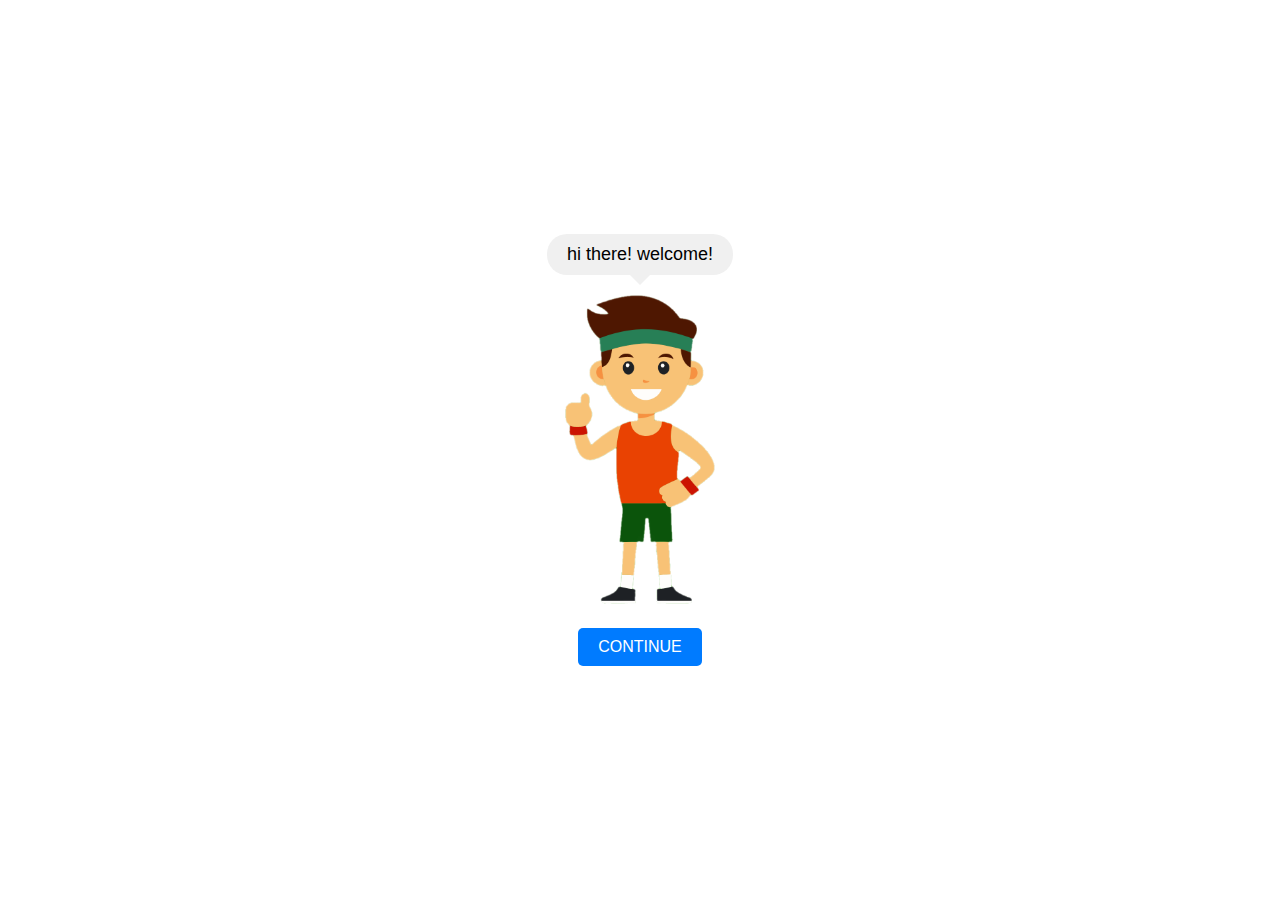
<file: index.html>
<!DOCTYPE html>
<html lang="en">
<head>
    <meta charset="UTF-8">
    <meta name="viewport" content="width=device-width, initial-scale=1.0">
    <title>Welcome Page</title>
    <link rel="stylesheet" href="style.css">
</head>
<body>

    <div class="container">
      <div class="speech-bubble">
        <p>hi there! welcome!</p>
    </div>
        <div class="character">
            <img src="Clipped_image_20240905_003116.png" alt="Character">
        </div>
        
        <div class="button-container">
          <a href="login.html"> <button class="continue-button">CONTINUE</button> </a>
            
        </div>
    </div>
</body>
</html>
</file>
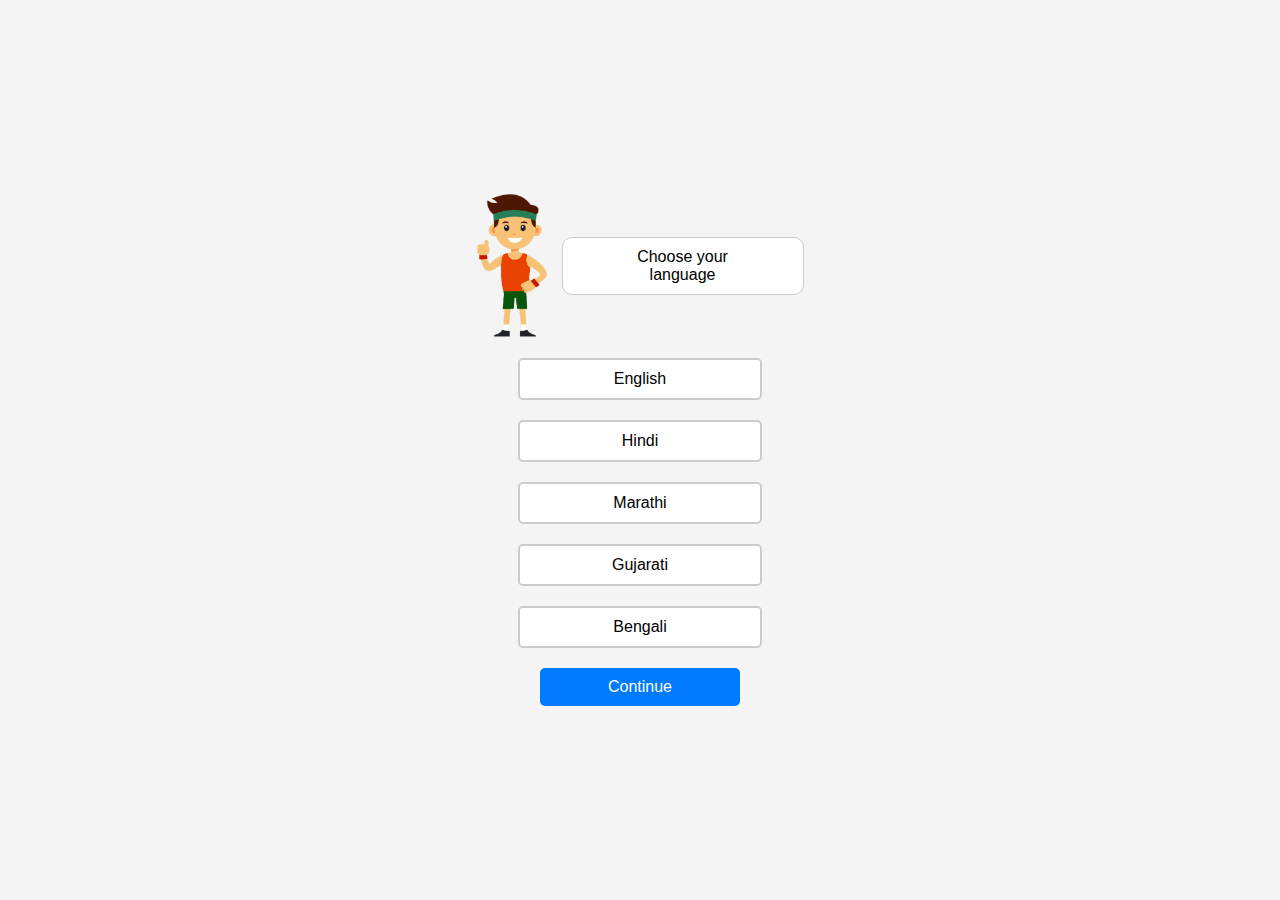
<file: language.html>
<!DOCTYPE html>
<html lang="en">
<head>
    <meta charset="UTF-8">
    <meta name="viewport" content="width=device-width, initial-scale=1.0">
    <title>Language Selection</title>
    <link rel="stylesheet" href="language.css">
</head>
<body>
    <div class="container">
        <div class="header">
            <img src="Clipped_image_20240905_003116.png" alt="Small Image" class="small-image">
            <div class="question-box">
                <p class="question">Choose your <br>language</p>
            </div>
        </div>
        <div class="language-section">
            <div class="language-box" onclick="selectLanguage('English')">English</div>
            <div class="language-box" onclick="selectLanguage('Hindi')">Hindi</div>
            <div class="language-box" onclick="selectLanguage('Marathi')">Marathi</div>
            <div class="language-box" onclick="selectLanguage('Gujarati')">Gujarati</div>
            <div class="language-box" onclick="selectLanguage('Bengali')">Bengali</div>
        </div>
        <button class="continue-button">Continue</button>
    </div>
    <script src="language.js"></script>
</body>
</html>
</file>
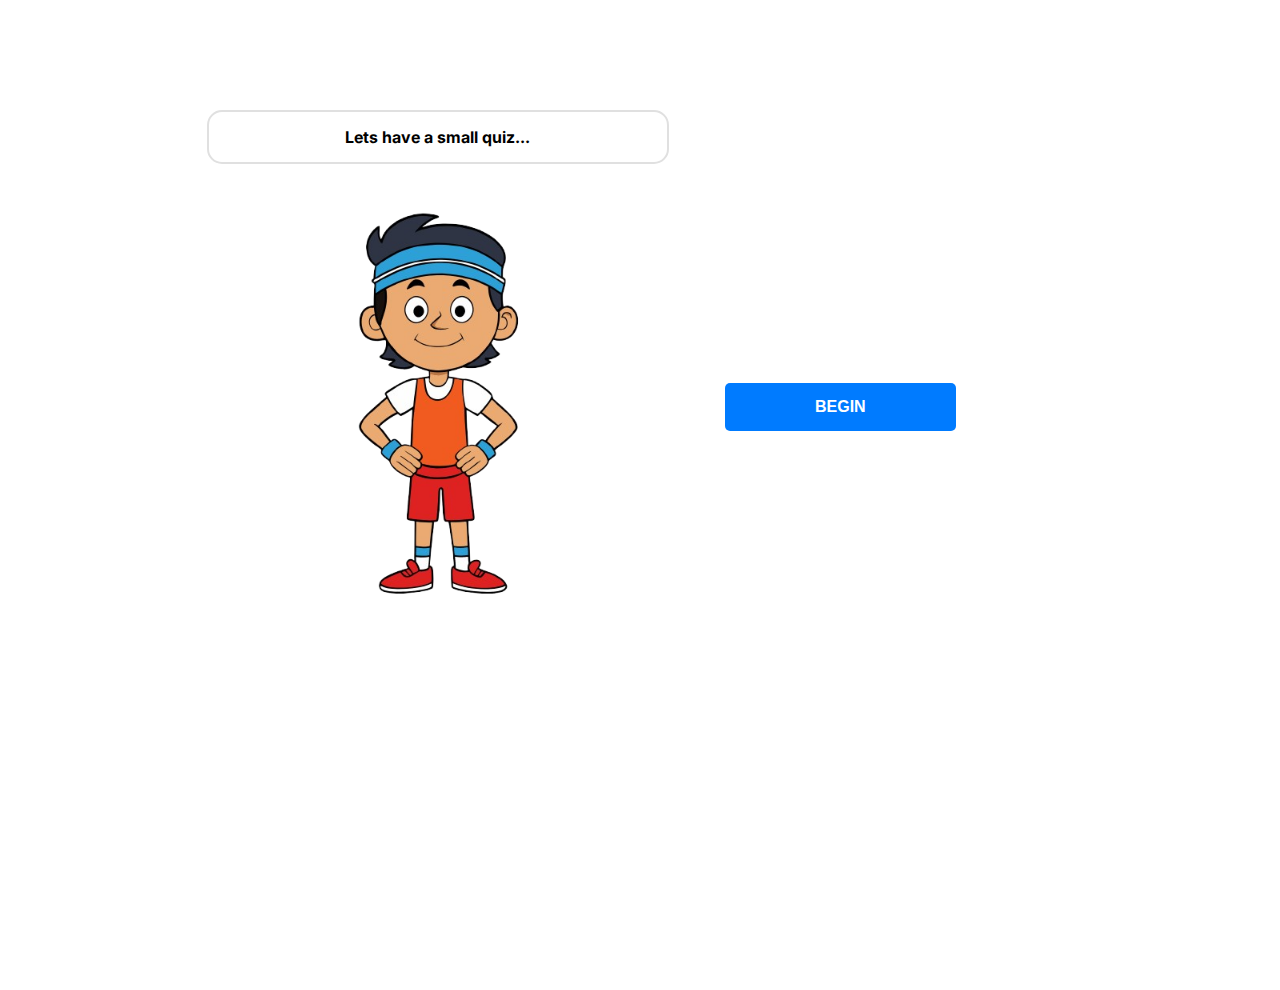
<file: letsLearn.html>
<!DOCTYPE html>
<html lang="en">
<head>
    <meta charset="UTF-8">
    <meta name="viewport" content="width=device-width, initial-scale=1.0">
    <link href="https://fonts.googleapis.com/css2?family=Inter:wght@400;700&display=swap" rel="stylesheet">
    <link rel="stylesheet" href="module.css">
    <title>Lets Learn</title>
</head>
<body>
  

    <div class="main-content" style = "margin-top: 90px;">
        <div class="left-section" style="margin-left: 150px;">
            <div class="above-image white-card">
                <b>Lets have a small quiz...</b>
            </div>
            <div class="image-section">
                <img src="images/1725474365901-removebg-preview.png" alt="Character Image" style="max-width: 80%; margin-top: 20px;">
            </div>
        </div>
        <div class="card-section"> 
            <a href="quiz.html">
            <button class="continue-button" id="continueButton" style="margin-right: 290px; margin-bottom: 60px;"><b>BEGIN</b></button>
        </a>
        </div>
    </div>

    <script>
        const urlParams = new URLSearchParams(window.location.search);
        const mode = urlParams.get('mode');

        if (mode === 'voice') {
            enableVoiceMode();
        }

        function readContent() {
            const content = document.querySelector('.main-content').innerText;
            const speech = new SpeechSynthesisUtterance(content);
            speech.lang = 'en-US';
            window.speechSynthesis.speak(speech);
        }

        function provideNavigationInstructions() {
            const instructions = "Say 'BEGIN' to move to the next page.";
            const speech = new SpeechSynthesisUtterance(instructions);
            speech.lang = 'en-US';
            window.speechSynthesis.speak(speech);
        }

        function enableVoiceMode() {
            readContent();
            provideNavigationInstructions();
            
            const recognition = new (window.SpeechRecognition || window.webkitSpeechRecognition)();
            recognition.lang = 'en-US';

            recognition.onresult = function(event) {
                const command = event.results[0][0].transcript.toLowerCase();
                handleVoiceCommand(command);
            };

            recognition.onend = () => {
                recognition.start(); // Automatically start listening again
            };

            recognition.start();
        }

        function handleVoiceCommand(command) {
            if (command.includes("begin")) {
                window.location.href = "quiz.html?mode=voice";
            } else {
                alert("Command not recognized. Please try again.");
            }
        }
    </script>
</body>
</html>
</file>
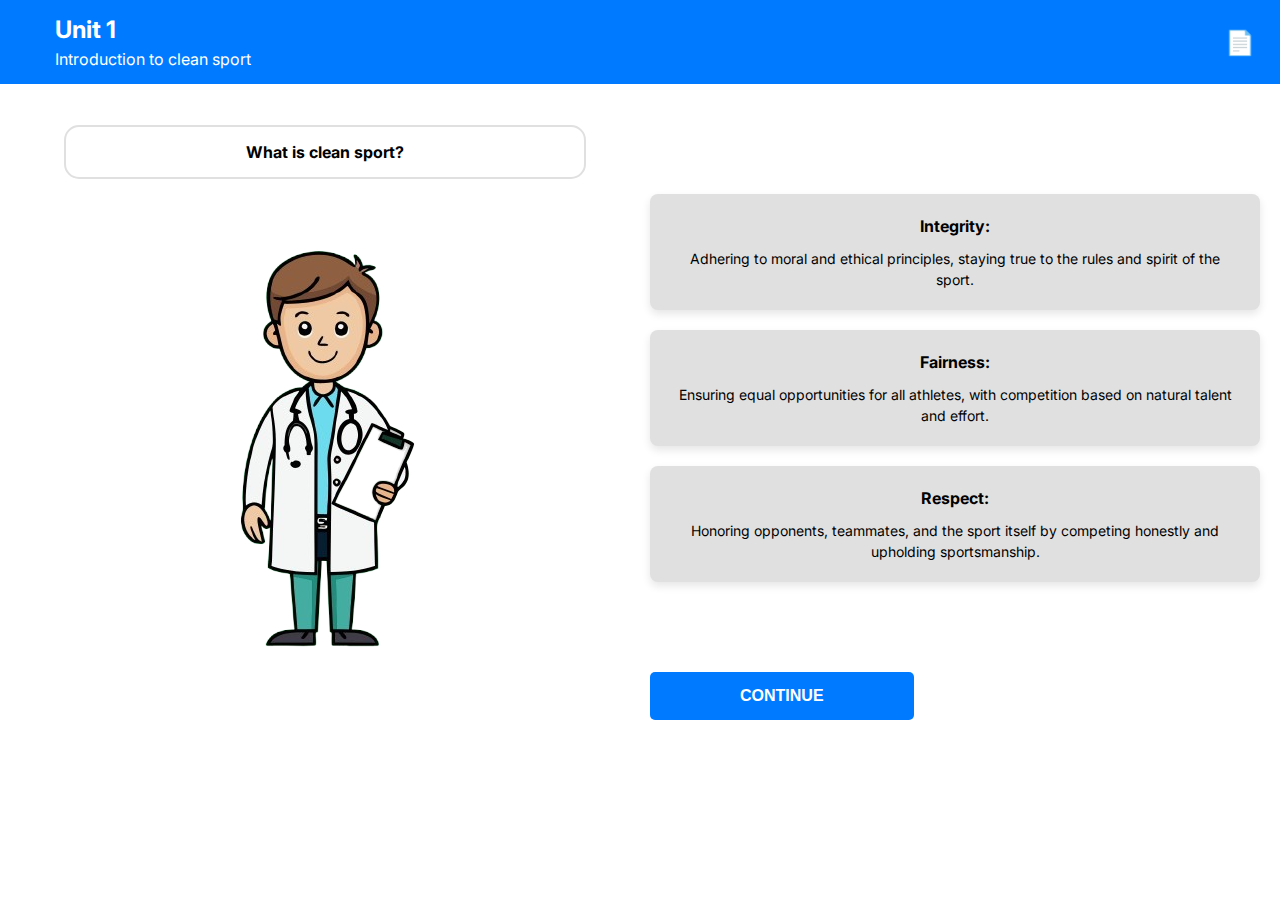
<file: module.html>
<!DOCTYPE html>
<html lang="en">
<head>
    <meta charset="UTF-8">
    <meta name="viewport" content="width=device-width, initial-scale=1.0">
    <link href="https://fonts.googleapis.com/css2?family=Inter:wght@400;700&display=swap" rel="stylesheet">
    <link rel="stylesheet" href="module.css">
    <title>Module</title>
</head>
<body>
    <div class="header">
        <div class="text">
            <div class="unit-number">Unit 1</div>
            <div class="unit-title">Introduction to clean sport</div>
        </div>
        <div class="icon">📄</div>
    </div>

    <div class="main-content">
        <div class="left-section">
            <div class="above-image white-card">
                <b>What is clean sport?</b>
            </div>
            <div class="image-section">
                <img src="images/1725412398249-removebg-preview.png" alt="Character Image">
            </div>
        </div>
        <div class="card-section">
            <div class="card">
                <p><b>Integrity:</b> Adhering to moral and ethical principles, staying true to the rules and spirit of the sport.</p>
            </div>
            <div class="card">
                <p><b>Fairness:</b> Ensuring equal opportunities for all athletes, with competition based on natural talent and effort.</p>
            </div>
            <div class="card">
                <p><b>Respect:</b> Honoring opponents, teammates, and the sport itself by competing honestly and upholding sportsmanship.</p>
            </div>
            <a href="module2.html">
            <button class="continue-button" id="continueButton"><b>CONTINUE</b></button>
        </a>
        </div>
    </div>

    <script>
        const urlParams = new URLSearchParams(window.location.search);
        const mode = urlParams.get('mode');

        if (mode === 'voice') {
            enableVoiceMode();
        }

        function readContent() {
            const content = document.querySelector('.main-content').innerText;
            const speech = new SpeechSynthesisUtterance(content);
            speech.lang = 'en-US';
            window.speechSynthesis.speak(speech);
        }

        function provideNavigationInstructions() {
            const instructions = "Say 'CONTINUE' to move to the next page.";
            const speech = new SpeechSynthesisUtterance(instructions);
            speech.lang = 'en-US';
            window.speechSynthesis.speak(speech);
        }

        function enableVoiceMode() {
            readContent();
            provideNavigationInstructions();
            
            const recognition = new (window.SpeechRecognition || window.webkitSpeechRecognition)();
            recognition.lang = 'en-US';

            recognition.onresult = function(event) {
                const command = event.results[0][0].transcript.toLowerCase();
                handleVoiceCommand(command);
            };

            recognition.onend = () => {
                recognition.start(); // Automatically start listening again
            };

            recognition.start();
        }

        function handleVoiceCommand(command) {
            if (command.includes("continue")) {
                window.location.href = "module2.html?mode=voice";
            } else {
                alert("Command not recognized. Please try again.");
            }
        }
    </script>
</body>
</html>
</file>
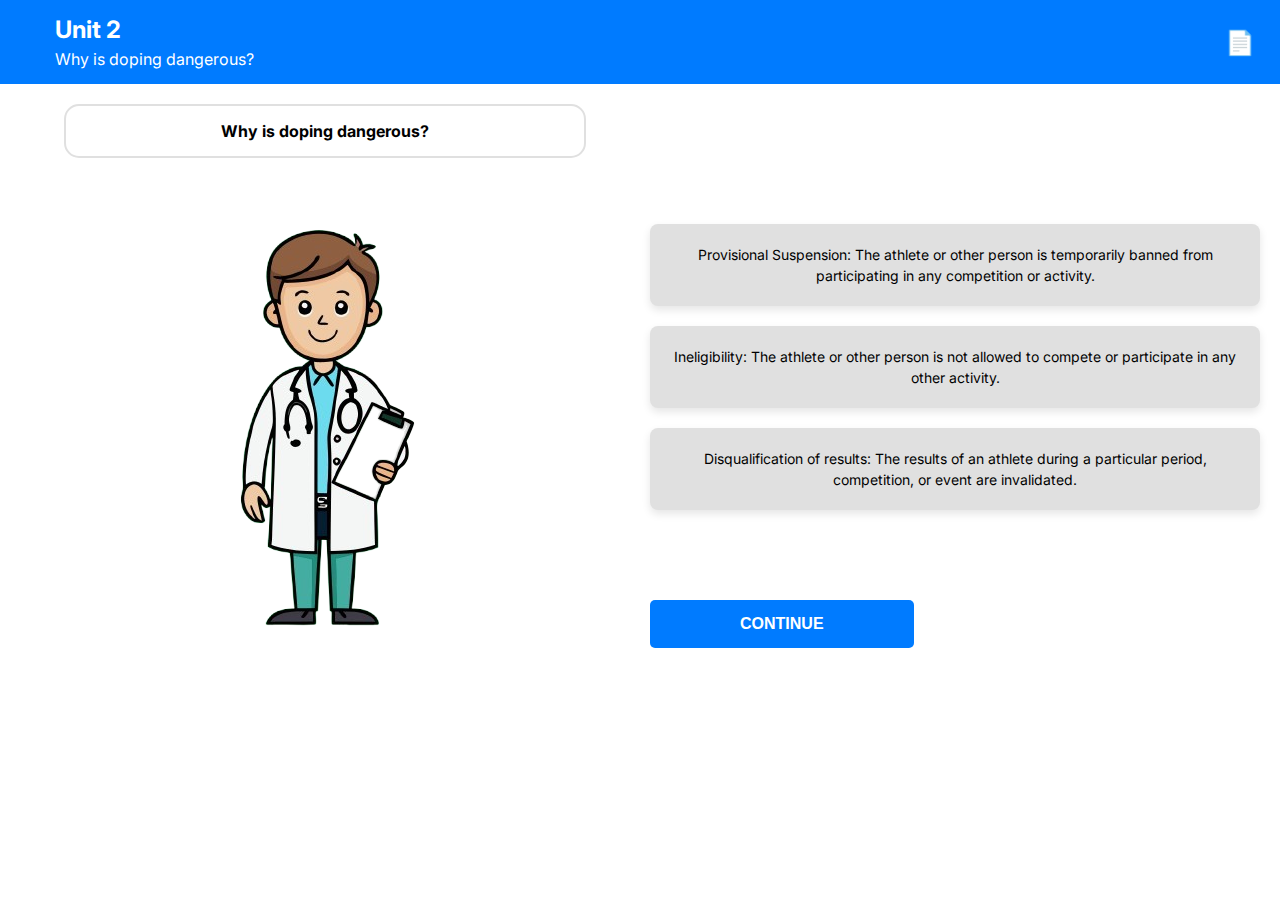
<file: module2.html>
<!DOCTYPE html>
<html lang="en">
<head>
    <meta charset="UTF-8">
    <meta name="viewport" content="width=device-width, initial-scale=1.0">
    <link href="https://fonts.googleapis.com/css2?family=Inter:wght@400;700&display=swap" rel="stylesheet">
    <link rel="stylesheet" href="module.css">
    <title>Module 2</title>
</head>
<body>
    <div class="header">
        <div class="text">
            <div class="unit-number">Unit 2</div>
            <div class="unit-title">Why is doping dangerous?</div>
        </div>
        <div class="icon">📄</div>
    </div>

    <div class="main-content">
        <div class="left-section">
            <div class="above-image white-card">
                <b>Why is doping dangerous?</b>
            </div>
            <div class="image-section">
                <img src="images/1725412398249-removebg-preview.png" alt="Character Image">
            </div>
        </div>
        <div class="card-section">
            <div class="card">
                <p>Provisional Suspension: The athlete or other person is temporarily banned from participating in any competition or activity.</p>
            </div>
            <div class="card">
                <p>Ineligibility: The athlete or other person is not allowed to compete or participate in any other activity.</p>
            </div>
            <div class="card">
                <p>Disqualification of results: The results of an athlete during a particular period, competition, or event are invalidated.</p>
            </div>
            <a href="letsLearn.html">
            <button class="continue-button" id="continueButton"><b>CONTINUE</b></button>
        </a>
        </div>
    </div>

    <script>
        const urlParams = new URLSearchParams(window.location.search);
        const mode = urlParams.get('mode');

        if (mode === 'voice') {
            enableVoiceMode();
        }

        function readContent() {
            const content = document.querySelector('.main-content').innerText;
            const speech = new SpeechSynthesisUtterance(content);
            speech.lang = 'en-US';
            window.speechSynthesis.speak(speech);
        }

        function provideNavigationInstructions() {
            const instructions = "Say 'CONTINUE' to proceed.";
            const speech = new SpeechSynthesisUtterance(instructions);
            speech.lang = 'en-US';
            window.speechSynthesis.speak(speech);
        }

        function enableVoiceMode() {
            readContent();
            provideNavigationInstructions();
            
            const recognition = new (window.SpeechRecognition || window.webkitSpeechRecognition)();
            recognition.lang = 'en-US';

            recognition.onresult = function(event) {
                const command = event.results[0][0].transcript.toLowerCase();
                handleVoiceCommand(command);
            };

            recognition.onend = () => {
                recognition.start(); // Automatically start listening again
            };

            recognition.start();
        }

        function handleVoiceCommand(command) {
            if (command.includes("continue")) {
                window.location.href = "letsLearn.html?mode=voice";
            } else {
                alert("Command not recognized. Please try again.");
            }
        }
    </script>
</body>
</html>
</file>
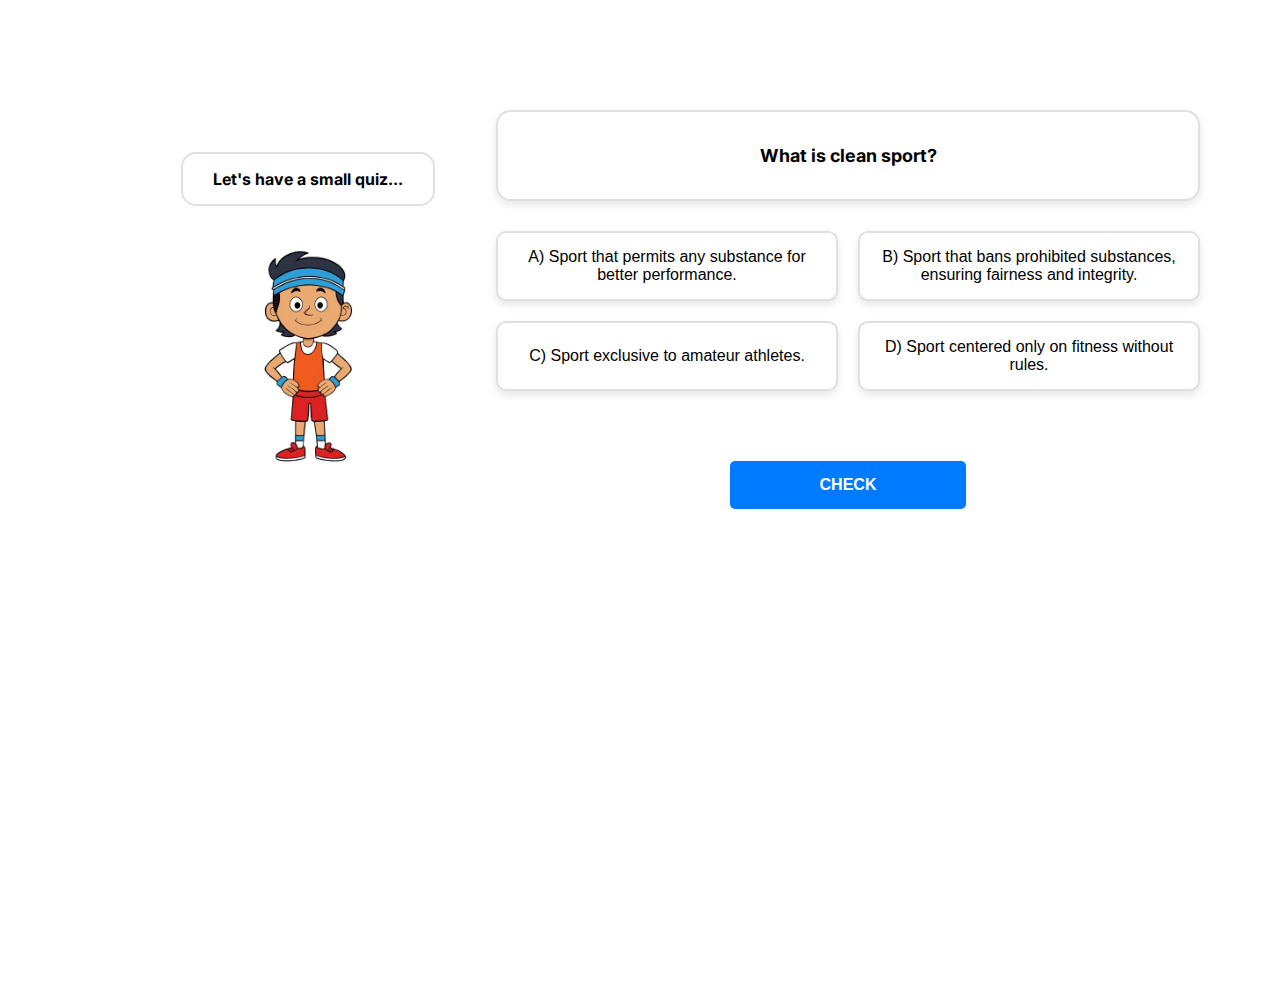
<file: quiz.html>
<!DOCTYPE html>
<html lang="en">
<head>
    <meta charset="UTF-8">
    <meta name="viewport" content="width=device-width, initial-scale=1.0">
    <link href="https://fonts.googleapis.com/css2?family=Inter:wght@400;700&display=swap" rel="stylesheet">
    <link rel="stylesheet" href="module.css">
    <link rel="stylesheet" href="quiz.css">
    <title>Quiz</title>
</head>
<body>
    <div class="main-content" style="margin-top: 90px;">
        <div class="left-section" style="margin-left: 150px;">
            <div class="above-image white-card">
                <b>Let's have a small quiz...</b>
            </div>
            <div class="image-section">
                <img src="images/1725474365901-removebg-preview.png" alt="Character Image" style="max-width: 80%; margin-top: 20px;">
            </div>
        </div>

        <div class="right-section">
            <div class="question-card">
                <p id="question-text">What is clean sport?</p>
            </div>
            <div class="options-grid">
                <button class="option" data-option="A" id="optionA">A) Sport that permits any substance for better performance.</button>
                <button class="option" data-option="B" id="optionB">B) Sport that bans prohibited substances, ensuring fairness and integrity.</button>
                <button class="option" data-option="C" id="optionC">C) Sport exclusive to amateur athletes.</button>
                <button class="option" data-option="D" id="optionD">D) Sport centered only on fitness without rules.</button>
            </div>
            <button class="continue-button" id="continueButton" disabled><b>CHECK</b></button>
        </div>
    </div>

    <script>
        const correctAnswer = 'B'; // Correct answer is option B
        let selectedOption = null; // Store selected option
        let hasAnswered = false; // Track if user has selected an option
        let hasReadQuestion = false; // Flag to check if question has been read

        // Function to handle option selection
        function selectOption(option) {
            if (hasAnswered) return; // Prevent further selection if already answered

            selectedOption = option;
            const options = document.querySelectorAll('.option');
            options.forEach(opt => opt.style.border = "none"); // Reset borders
            option.style.border = "3px solid blue"; // Highlight selected option

            const continueButton = document.getElementById('continueButton');
            continueButton.disabled = false; // Enable the "Check" button
        }

        // Event listener for all options
        document.querySelectorAll('.option').forEach(option => {
            option.addEventListener('click', () => selectOption(option));
        });

        // Function to handle Check/Continue button click
        function checkAnswer() {
            if (!selectedOption) return; // Do nothing if no option is selected

            const options = document.querySelectorAll('.option');

            if (!hasAnswered) { // If the user hasn't answered yet, check the answer
                if (selectedOption.getAttribute('data-option') === correctAnswer) {
                    selectedOption.style.border = "3px solid green"; // Correct answer turns green
                } else {
                    selectedOption.style.border = "3px solid red"; // Wrong answer turns red
                    const correctOption = document.querySelector(`[data-option="${correctAnswer}"]`);
                    correctOption.style.border = "3px solid green"; // Highlight correct answer in green
                    correctOption.disabled = false; // Keep the correct answer enabled
                }

                // Disable all options after checking the answer, but keep the correct answer enabled
                options.forEach(opt => {
                    if (opt.getAttribute('data-option') !== correctAnswer) {
                        opt.disabled = true;
                    }
                });

                // Change the "Check" button to "Continue" while keeping the same styling
                const continueButton = document.getElementById('continueButton');
                continueButton.innerHTML = '<b>CONTINUE</b>';
                hasAnswered = true; // Mark that the question has been answered
            } else {
                window.location.href = "index.html"; // Redirect to index.html on continue click
            }
        }

        document.getElementById('continueButton').addEventListener('click', checkAnswer);

        // Voice control part
        function enableVoiceControl() {
            if (!hasReadQuestion) {
                readQuestionAndOptions(); // Read the question and options aloud
                hasReadQuestion = true; // Set flag to true after reading
            }

            const recognition = new (window.SpeechRecognition || window.webkitSpeechRecognition)();
            recognition.lang = 'en-US';

            recognition.onresult = function(event) {
                const command = event.results[0][0].transcript.toLowerCase();
                handleVoiceCommand(command);
            };

            recognition.onend = () => {
                recognition.start(); // Restart listening after a command
            };

            recognition.start();
        }

        function handleVoiceCommand(command) {
            const options = document.querySelectorAll('.option');
            let voiceSelectedOption = null;

            // Match command to the options (A, B, C, D) without selecting by default
            if (command.includes("a")) {
                voiceSelectedOption = options[0]; // Option A
            } else if (command.includes("b")) {
                voiceSelectedOption = options[1]; // Option B
            } else if (command.includes("c")) {
                voiceSelectedOption = options[2]; // Option C
            } else if (command.includes("d")) {
                voiceSelectedOption = options[3]; // Option D
            }

            // Only select option if one was clearly spoken (not during "check")
            if (voiceSelectedOption) {
                selectOption(voiceSelectedOption);
            }

            // If the user says "check", trigger the check answer function
            if (command.includes("check")) {
                checkAnswer();
            }
        }

        // Function to read the question and options aloud using Speech Synthesis
        function readQuestionAndOptions() {
            const questionText = document.getElementById('question-text').innerText;
            const optionA = document.getElementById('optionA').innerText;
            const optionB = document.getElementById('optionB').innerText;
            const optionC = document.getElementById('optionC').innerText;
            const optionD = document.getElementById('optionD').innerText;

            const speech = new SpeechSynthesisUtterance();
            speech.text = `The question is: ${questionText}. The options are: ${optionA}, ${optionB}, ${optionC}, and ${optionD}.`;
            speechSynthesis.speak(speech);
        }

        // Enable voice control on page load if the mode is voice
        const urlParams = new URLSearchParams(window.location.search);
        const mode = urlParams.get('mode');
        if (mode === 'voice') {
            enableVoiceControl();
        }
    </script>
 </body>
</html>
</file>
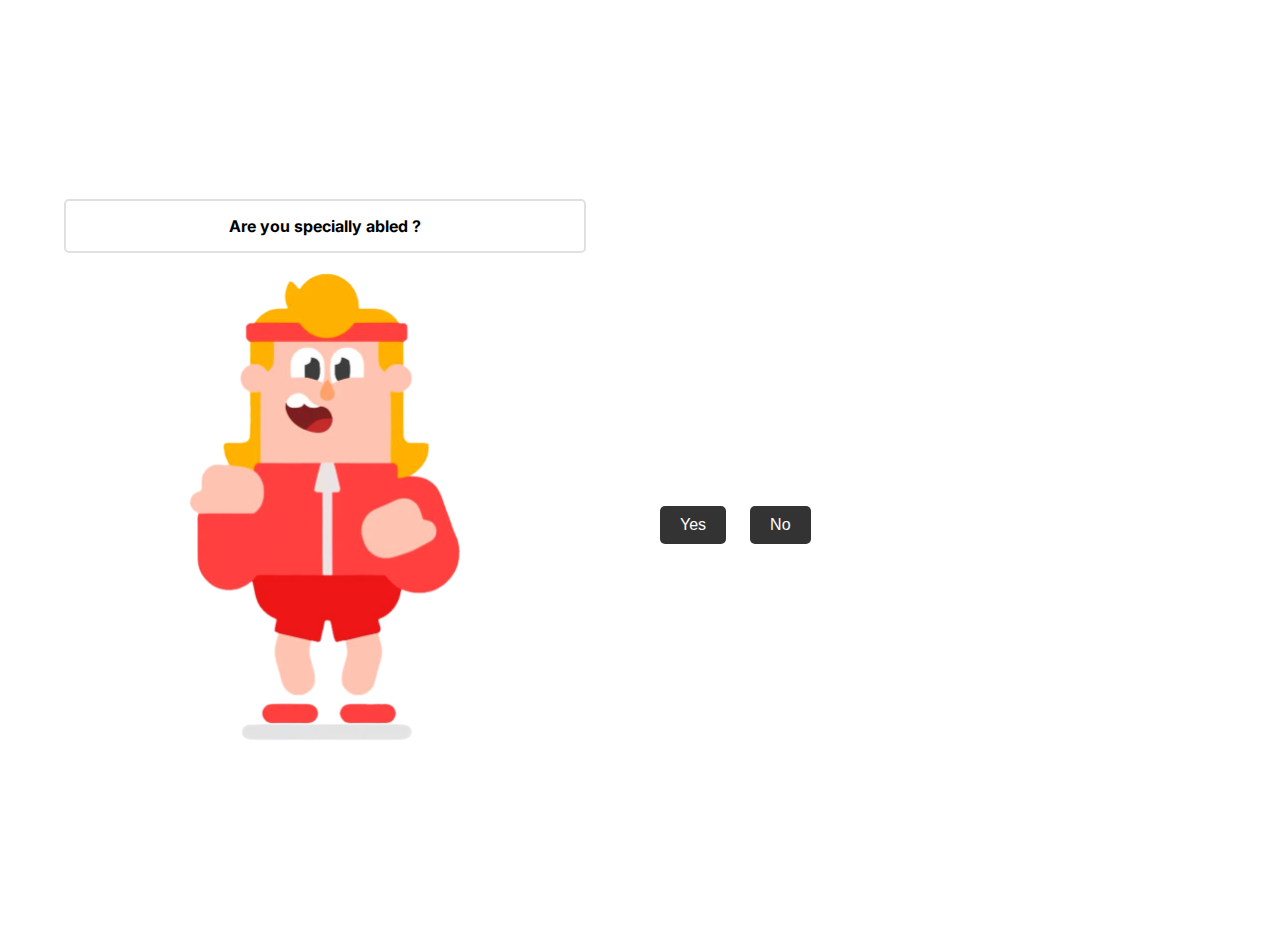
<file: special.html>
<!DOCTYPE html>
<html lang="en">
<head>
    <meta charset="UTF-8">
    <meta name="viewport" content="width=device-width, initial-scale=1.0">
    <link href="https://fonts.googleapis.com/css2?family=Inter:wght@400;700&display=swap" rel="stylesheet">
    <link rel="stylesheet" href="special.css">
    <title>Document</title>
    <style>
        /* Add any additional styles needed here */
        .btn {
            padding: 10px 20px;
            margin: 10px;
            font-size: 16px;
            cursor: pointer;
            background-color: #333;
            color: white;
            border: none;
            border-radius: 5px;
        }
        .btn:hover {
            background-color: #555;
        }
        .mt-3 {
            margin-top: 20px;
        }
        .mr-2 {
            margin-right: 10px;
        }
    </style>
</head>
<body>
    <div class="main-content">
        <div class="left-section">
            <div class="above-image white-card">
                <b>Are you specially abled ?</b>
            </div>
            <div class="image-section">
                <img src="Clipped_image_20240903_194527.png" alt="Character Image">
            </div>
        </div>
        <div class="card-section">
            <div class="mt-3">
                <button class="btn mr-2" id="yesButton">Yes</button>
                <button class="btn" id="noButton">No</button>
            </div>
        </div>
    </div>

    <script>
        document.getElementById('yesButton').addEventListener('click', () => {
            window.location.href = "module.html?mode=voice";
        });

        document.getElementById('noButton').addEventListener('click', () => {
            window.location.href = "module.html?mode=regular";
        });
    </script>
</body>
</html>
</file>
<file: style.css>
body {
    margin: 0;
    padding: 0;
    display: flex;
    justify-content: center;
    align-items: center;
    height: 100vh;
    background-color: #fff;
    font-family: Arial, sans-serif;
}

.container {
    text-align: center;
}

.character {
    margin-bottom: 20px;
}

.character img {
    width: 150px;
    height: auto;
}

.speech-bubble {
    display: inline-block;
    position: relative;
    background-color: #f0f0f0;
    border-radius: 20px;
    padding: 10px 20px;
    margin-bottom: 20px;
}

.speech-bubble:after {
    content: '';
    position: absolute;
    top: 100%;
    left: 50%;
    margin-left: -10px;
    width: 0;
    height: 0;
    border: 10px solid transparent;
    border-top-color: #f0f0f0;
}

.speech-bubble p {
    margin: 0;
    font-size: 18px;
}

.button-container {
    text-align: center;
}

.continue-button {
    padding: 10px 20px;
    font-size: 16px;
    color: #fff;
    background-color: #007bff;
    border: none;
    border-radius: 5px;
    cursor: pointer;
}

.continue-button:hover {
    background-color: #0056b3;
}
</file>
<file: language.css>
body {
    font-family: 'Inter', sans-serif;
    margin: 0;
    padding: 0;
    background-color: #f4f4f4;
    display: flex;
    justify-content: center;
    align-items: center;
    height: 100vh;
    text-align: center;
}

.container {
    display: flex;
    flex-direction: column;
    align-items: center;
}

.header {
    display: flex;
    align-items: center;
    margin-bottom: 20px;
}

.small-image {
    width: 70px; 
    height: auto;
    margin-right: 15px;
}

.question-box {
    background-color: #ffffff;
    border: 1px solid #ccc; 
    border-radius: 10px; 
    padding: 10px 20px;
    width: 200px;
}

.question {
    margin: 0;
}

.language-section {
    display: flex;
    flex-direction: column; 
    align-items: center; 
    gap: 20px;
}

.language-box {
    background-color: white; 
    color: black; 
    padding: 10px 20px;
    border-radius: 5px;
    border: 2px solid #ccc; 
    cursor: pointer;
    font-size: 1rem;
    transition: background-color 0.3s ease;
    width: 200px; }
    
.continue-button {
    margin-top: 20px;
    padding: 10px 20px;
    background-color: #007bff; 
    color: white;
    border: none;
    border-radius: 5px;
    cursor: pointer;
    width: 200px;
    font-size: 1rem;
    transition: background-color 0.3s ease;
}

.language-box:hover {
    background-color: #a9a9a9; 
}
.continue-button:hover {
    background-color: #0056b3;
}
</file>
<file: module.css>
body, html {
    margin: 0;
    padding: 0;
    width: 100%;
    height: 100%;
    font-family: 'Inter', sans-serif; 
    box-sizing: border-box;
}

.header {
    background-color: #007bff; 
    color: white; 
    padding: 15px; 
    display: flex; 
    justify-content: space-between; 
    align-items: center; 
    width: 100%;
}

.header .text {
    display: flex;
    flex-direction: column; 
    padding-left: 40px; 
    margin-right: auto; 
}

.header .text .unit-number {
    font-size: 24px;
    font-weight: bold;
}

.header .text .unit-title {
    font-size: 16px;
    margin-top: 5px;
}

.header .icon {
    font-size: 24px;
    margin-right: 40px; 
    margin-left: auto; 
}

.main-content {
    display: flex; 
    padding: 20px;
    background-color: white; 
    justify-content: center; 
    align-items: center;
}

.left-section {
    display: flex;
    flex-direction: column;
    align-items: center; /* Center the content */
    flex: 1;
    padding-right: 20px;
}

.above-image {
    background-color: #ffffff; /* White background */
    padding: 15px;
    border-radius: 5px;
    text-align: center;
    margin-bottom: 20px;
    width: 80%; /* Adjust the width as necessary */
    border: 2px solid #e0e0e0; /* Gray border */
}
.white-card {
    background-color: #ffffff; /* White background */
    border: 2px solid #e0e0e0; /* Gray border */
    padding: 15px;
    border-radius: 15px;
    text-align: center;
    margin-bottom: 20px;
    width: 80%; /* Adjust the width as necessary */
}


.image-section {
    display: flex;
    justify-content: center;
    align-items: center;
}

.image-section img {
    max-width: 100%; /* Adjusted to make the image slightly larger */
    border-radius: 10px;
}

.card-section {
    flex: 1; 
    display: flex;
    flex-direction: column;
    justify-content: center;
    margin-left: auto;
    margin-top: 90px;
}

.card {
    background-color: #e0e0e0;
    padding: 20px; /* Adjusted padding for better spacing */
    border-radius: 8px; /* Slightly rounded corners for a modern look */
    margin-bottom: 20px;
    text-align: center;
    box-shadow: 0 4px 8px rgba(0, 0, 0, 0.1); /* Added shadow for depth */
}

.card b {
    font-weight: bold;
    display: block;
    margin-bottom: 10px; /* Increased margin for better separation */
    font-size: 16px; /* Slightly increased font size for emphasis */
}

.card p {
    margin: 0;
    font-size: 14px;
    line-height: 1.5; /* Improved readability */
}
.continue-button {
    background-color: #007bff;
    color: white;
    border: none; 
    border-radius: 5px; 
    padding: 15px 90px;
    font-size: 16px;
    cursor: pointer;
    margin-top: 70px; 
    align-self: center; 
    transition: background-color 0.3s; 
}

.continue-button:hover {
    background-color: #0056b3; 
}
</file>
<file: quiz.css>
/* Flexbox layout for the right section */
.right-section {
   display: flex;
   flex-direction: column;
   align-items: center;
   justify-content: center;
   margin-left: 30px;
   flex: 1;
   margin-right: 60px;
}

.question-card {
   background-color: white;
   border: 2px solid #e0e0e0;
   padding: 15px 200px;
   border-radius: 15px;
   text-align: center;
   width: 300px;
   margin-bottom: 30px;
   box-shadow: 0 4px 8px rgba(0, 0, 0, 0.1);
}

.question-card p {
   font-size: 18px;
   font-weight: bold;
}

/* Grid layout for 2x2 option buttons */
.options-grid {
   
   display: grid;
   grid-template-columns: 1fr 1fr; /* Two equal-width columns */
   grid-gap: 20px; /* Space between the buttons */
}

.option {
   background-color: white;
   border: 2px solid #e0e0e0;;
   padding: 15px;
   border-radius: 10px;
   font-size: 16px;
   cursor: pointer;
   transition: background-color 0.3s;
   text-align: center;
   box-shadow: 0 4px 8px rgba(0, 0, 0, 0.1);
}

.option:hover {
   background-color: #d1d1d1;
}
</file>
<file: special.css>
body {
    font-family: 'Inter', sans-serif;
    margin: 0;
    padding: 0;
    background-color: #f8f9fa;
}

.main-content {
    display: flex;
    padding: 20px;
    background-color: white;
    justify-content: center;
    align-items: center;
    min-height: 100vh; 
}
.left-section {
    display: flex;
    flex-direction: column;
    align-items: center; /* Center the content */
    flex: 1;
    padding-right: 20px;
}

.above-image {
    background-color: #ffffff; /* White background */
    padding: 15px;
    border-radius: 5px;
    text-align: center;
    margin-bottom: 20px;
    width: 80%; 
    border: 2px solid #e0e0e0; /* Gray border */
}

.image-section {
    display: flex;
    justify-content: center;
    align-items: center;
}

.image-section img {
    max-width: 50%; /* Adjusted to make the image slightly larger */
    border-radius: 10px;
}

.card-section {
    flex: 1;
    display: flex;
    flex-direction: column;
    justify-content: center;
    margin-left: auto;
    margin-top: 90px;
}

.btn {
    padding: 10px 20px;
    border: 1px solid #6c757d;
    background: transparent;
    color: #6c757d;
    border-radius: 5px;
    cursor: pointer;
    font-size: 16px;
    transition: background 0.3s, color 0.3s;
}

.btn:hover {
    background: #6c757d;
    color: white;
}

.mt-3 {
    margin-top: 1rem;
}

.mr-2 {
    margin-right: 0.5rem;
}
</file>
